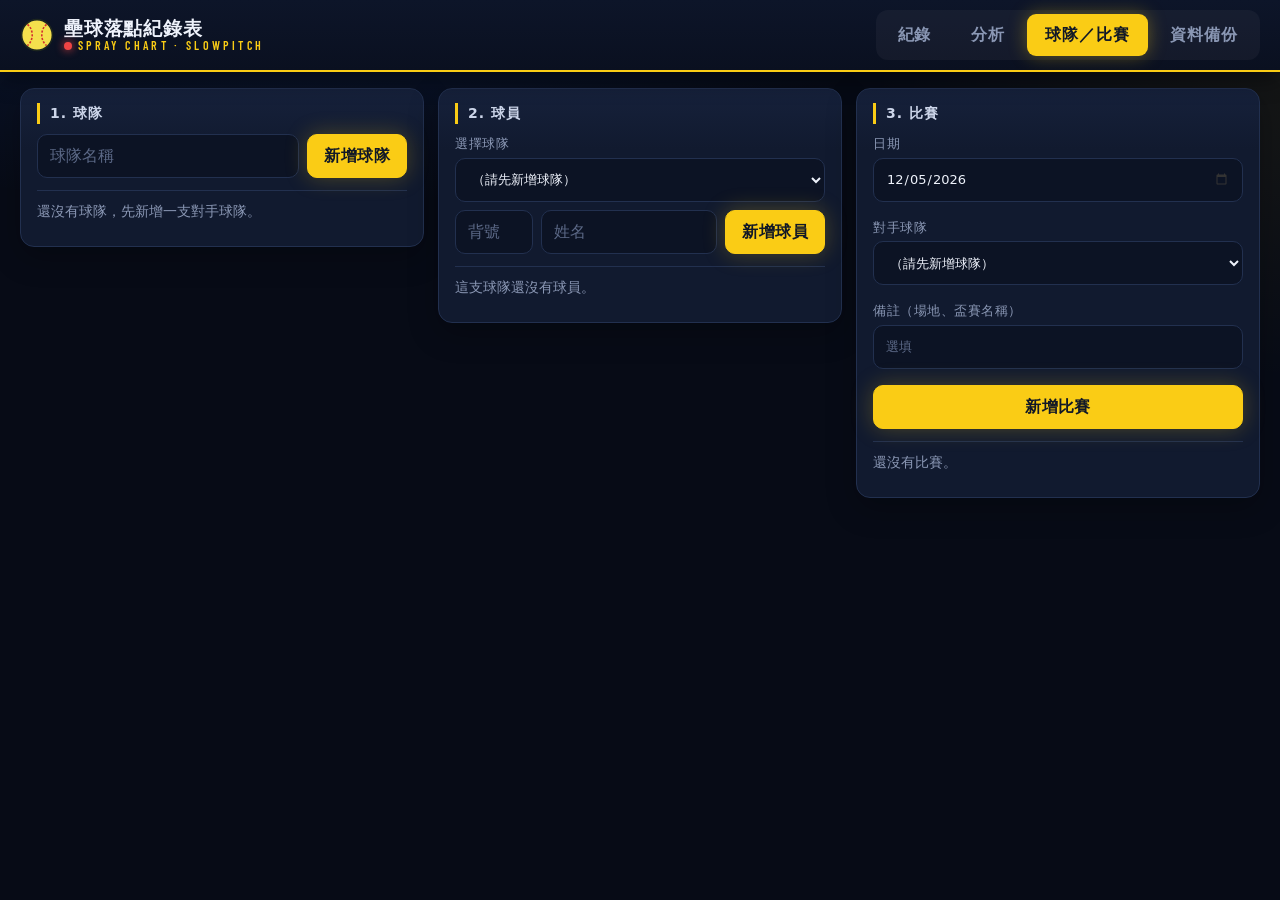
<file: index.html>
<!DOCTYPE html>
<html lang="zh-Hant">
<head>
  <meta charset="UTF-8">
  <meta name="viewport" content="width=device-width, initial-scale=1">
  <title>壘球落點紀錄表</title>
  <link rel="icon" href="images/icon.svg" type="image/svg+xml">
  <link rel="preconnect" href="https://fonts.googleapis.com">
  <link rel="preconnect" href="https://fonts.gstatic.com" crossorigin>
  <link rel="stylesheet" href="https://fonts.googleapis.com/css2?family=Barlow+Condensed:wght@600;700&display=swap">
  <link rel="stylesheet" href="style.css">
</head>
<body>
  <header class="topbar">
    <div class="brand">
      <img src="images/icon.svg" alt="" width="34" height="34">
      <span class="brand-text">
        <b>壘球落點紀錄表</b>
        <small><span class="live-dot"></span>SPRAY CHART · SLOWPITCH</small>
      </span>
    </div>
    <nav class="tabs" role="tablist">
      <button class="tab-btn" data-tab="record" role="tab">紀錄</button>
      <button class="tab-btn" data-tab="analysis" role="tab">分析</button>
      <button class="tab-btn" data-tab="manage" role="tab">球隊／比賽</button>
      <button class="tab-btn" data-tab="data" role="tab">資料備份</button>
    </nav>
  </header>

  <main>
    <!-- ===== 紀錄 ===== -->
    <section id="tab-record" class="tab-panel">
      <div class="two-col">
        <div class="card field-card">
          <div id="stepHint" class="step-hint"></div>
          <svg id="recordField" class="field" aria-label="球場，點選紀錄落點"></svg>
          <div class="legend" id="recordLegend"></div>
        </div>

        <div class="panel">
          <div class="card">
            <label class="card-title" for="gameSelect">目前比賽</label>
            <select id="gameSelect"></select>
            <p id="noGameHint" class="hint" hidden>
              還沒有比賽。請先到「球隊／比賽」建立對手球隊、球員與比賽。
              <button class="link-btn" data-goto="manage">前往設定 →</button>
            </p>
          </div>

          <div class="card">
            <div class="card-title">
              ① 打者
              <button id="quickAddToggle" class="link-btn" type="button">＋ 臨時新增打者</button>
            </div>
            <form id="quickAddForm" class="inline-form" hidden>
              <input id="qaNumber" class="num-input" placeholder="背號" inputmode="numeric" maxlength="4">
              <input id="qaName" placeholder="姓名">
              <button class="btn" type="submit">加入</button>
            </form>
            <div id="batterGrid" class="batter-grid"></div>
          </div>

          <div class="card">
            <div class="card-title">③ 擊球類型</div>
            <div id="typeBtns" class="chip-row"></div>
            <div class="card-title">④ 擊球結果</div>
            <div id="resultBtns" class="chip-row"></div>
            <button id="saveBtn" class="btn btn-primary btn-big" disabled>儲存這一球</button>
          </div>

          <div class="card">
            <div class="card-title">沒有落點的打席（點一下就記錄）</div>
            <div id="quickBtns" class="chip-row"></div>
          </div>

          <div class="card">
            <div class="card-title">
              本場最近紀錄
              <button id="undoBtn" class="btn btn-ghost" type="button">↶ 復原上一筆</button>
            </div>
            <ol id="recentList" class="recent-list"></ol>
          </div>
        </div>
      </div>
    </section>

    <!-- ===== 分析 ===== -->
    <section id="tab-analysis" class="tab-panel" hidden>
      <div class="card filter-bar">
        <label>球隊 <select id="anTeam"></select></label>
        <label>打者 <select id="anPlayer"></select></label>
        <label>比賽 <select id="anGame"></select></label>
      </div>
      <div class="two-col">
        <div class="card field-card">
          <div class="layer-toggles">
            <label><input type="checkbox" id="lyPts" checked> 落點散佈</label>
            <label><input type="checkbox" id="lyHeat"> 區域熱區</label>
            <label><input type="checkbox" id="lyDef" checked> 建議守備</label>
          </div>
          <svg id="analysisField" class="field" aria-label="落點分析球場"></svg>
          <div class="legend" id="analysisLegend"></div>
        </div>

        <div class="panel">
          <div class="card">
            <div class="card-title" id="anTitle">統計</div>
            <div id="statTiles" class="stat-tiles"></div>
            <div id="insight" class="insight"></div>
          </div>
          <div class="card">
            <div class="card-title">擊球類型（有落點的球）</div>
            <div id="typeBars" class="bars"></div>
            <div class="card-title">擊球方向（從本壘看）</div>
            <div id="dirBars" class="bars"></div>
          </div>
          <div class="card" id="playerTableCard">
            <div class="card-title">全隊打者一覽（點一列看個人）</div>
            <div class="table-wrap"><table id="playerTable" class="data-table"></table></div>
          </div>
        </div>
      </div>
    </section>

    <!-- ===== 球隊／比賽 ===== -->
    <section id="tab-manage" class="tab-panel" hidden>
      <div class="manage-grid">
        <div class="card">
          <div class="card-title">1. 球隊</div>
          <form id="teamForm" class="inline-form">
            <input id="teamName" placeholder="球隊名稱" required>
            <button class="btn btn-primary" type="submit">新增球隊</button>
          </form>
          <ul id="teamList" class="item-list"></ul>
        </div>

        <div class="card">
          <div class="card-title">2. 球員</div>
          <label class="sub-label">選擇球隊 <select id="mpTeam"></select></label>
          <form id="playerForm" class="inline-form">
            <input id="playerNumber" class="num-input" placeholder="背號" inputmode="numeric" maxlength="4" required>
            <input id="playerName" placeholder="姓名" required>
            <button class="btn btn-primary" type="submit">新增球員</button>
          </form>
          <ul id="playerList" class="item-list"></ul>
        </div>

        <div class="card">
          <div class="card-title">3. 比賽</div>
          <form id="gameForm" class="stack-form">
            <label class="sub-label">日期 <input type="date" id="gameDate" required></label>
            <label class="sub-label">對手球隊 <select id="gameTeam" required></select></label>
            <label class="sub-label">備註（場地、盃賽名稱） <input id="gameNote" placeholder="選填"></label>
            <button class="btn btn-primary" type="submit">新增比賽</button>
          </form>
          <ul id="gameList" class="item-list"></ul>
        </div>
      </div>
    </section>

    <!-- ===== 資料備份 ===== -->
    <section id="tab-data" class="tab-panel" hidden>
      <div class="manage-grid">
        <div class="card">
          <div class="card-title">目前資料</div>
          <div id="dataSummary" class="stat-tiles"></div>
          <p class="hint">資料只存在「這台裝置的這個瀏覽器」裡。清除瀏覽器資料或換裝置就會不見，請每場比賽後匯出備份。</p>
        </div>
        <div class="card">
          <div class="card-title">匯出</div>
          <button id="exportJson" class="btn btn-primary btn-big">匯出完整備份（JSON）</button>
          <p class="hint">可在其他裝置用「匯入」還原全部資料。</p>
          <button id="exportCsv" class="btn btn-big">匯出紀錄明細（CSV，可用 Excel 開啟）</button>
        </div>
        <div class="card">
          <div class="card-title">匯入／其他</div>
          <label class="btn btn-big file-btn">
            匯入備份（JSON）
            <input type="file" id="importFile" accept=".json,application/json" hidden>
          </label>
          <p class="hint">匯入會<b>取代</b>目前所有資料。</p>
          <button id="demoBtn" class="btn btn-big">載入示範資料（先試玩看看）</button>
          <button id="clearBtn" class="btn btn-big btn-danger">清除全部資料</button>
        </div>
      </div>
    </section>
  </main>

  <div id="toast" class="toast" role="status" aria-live="polite"></div>

  <script src="app.js"></script>
</body>
</html>
</file>
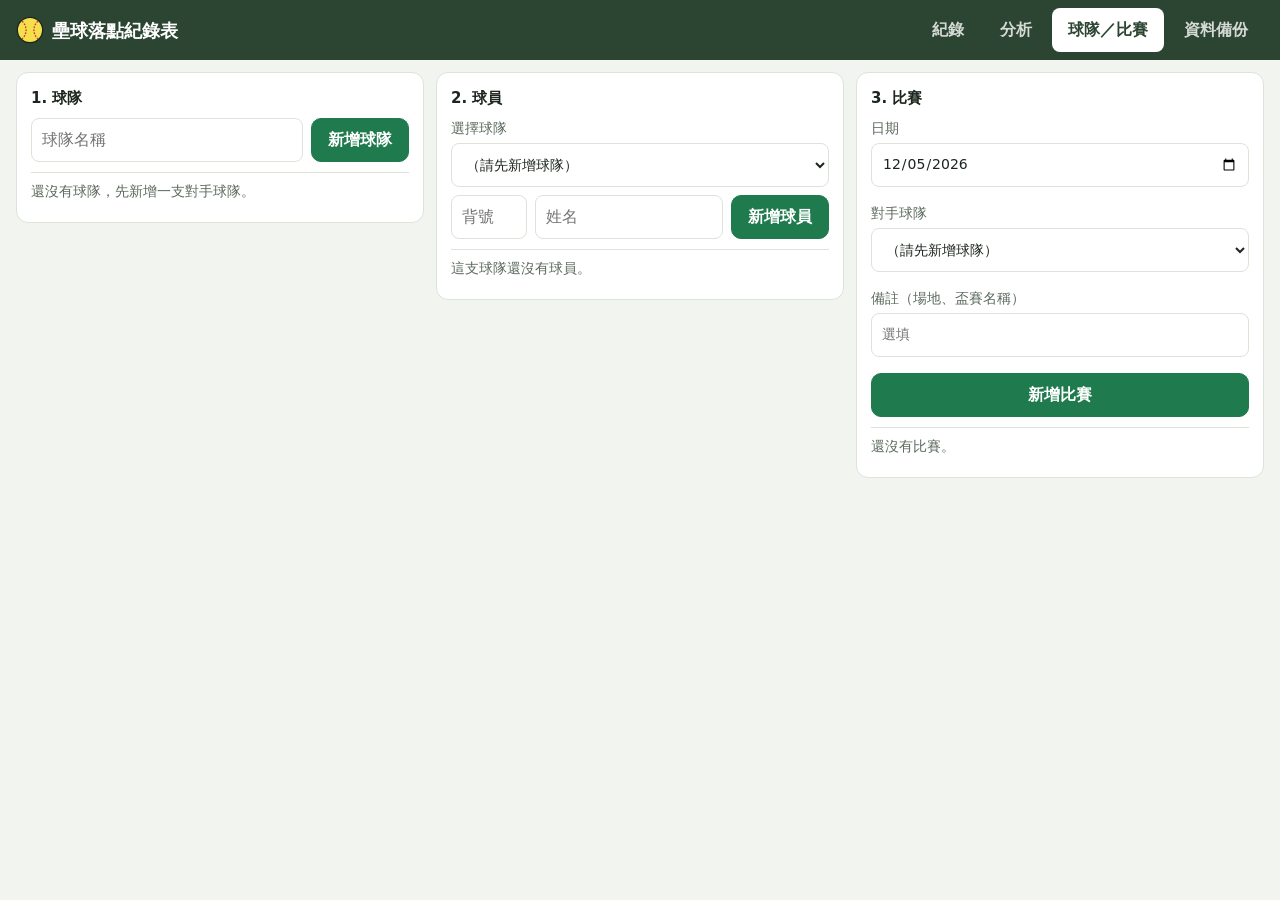
<file: softball-tracker/index.html>
<!DOCTYPE html>
<html lang="zh-Hant">
<head>
  <meta charset="UTF-8">
  <meta name="viewport" content="width=device-width, initial-scale=1">
  <title>壘球落點紀錄表</title>
  <link rel="icon" href="images/icon.svg" type="image/svg+xml">
  <link rel="stylesheet" href="style.css">
</head>
<body>
  <header class="topbar">
    <div class="brand">
      <img src="images/icon.svg" alt="" width="28" height="28">
      <span>壘球落點紀錄表</span>
    </div>
    <nav class="tabs" role="tablist">
      <button class="tab-btn" data-tab="record" role="tab">紀錄</button>
      <button class="tab-btn" data-tab="analysis" role="tab">分析</button>
      <button class="tab-btn" data-tab="manage" role="tab">球隊／比賽</button>
      <button class="tab-btn" data-tab="data" role="tab">資料備份</button>
    </nav>
  </header>

  <main>
    <!-- ===== 紀錄 ===== -->
    <section id="tab-record" class="tab-panel">
      <div class="two-col">
        <div class="card field-card">
          <div id="stepHint" class="step-hint"></div>
          <svg id="recordField" class="field" aria-label="球場，點選紀錄落點"></svg>
          <div class="legend" id="recordLegend"></div>
        </div>

        <div class="panel">
          <div class="card">
            <label class="card-title" for="gameSelect">目前比賽</label>
            <select id="gameSelect"></select>
            <p id="noGameHint" class="hint" hidden>
              還沒有比賽。請先到「球隊／比賽」建立對手球隊、球員與比賽。
              <button class="link-btn" data-goto="manage">前往設定 →</button>
            </p>
          </div>

          <div class="card">
            <div class="card-title">
              ① 打者
              <button id="quickAddToggle" class="link-btn" type="button">＋ 臨時新增打者</button>
            </div>
            <form id="quickAddForm" class="inline-form" hidden>
              <input id="qaNumber" class="num-input" placeholder="背號" inputmode="numeric" maxlength="4">
              <input id="qaName" placeholder="姓名">
              <button class="btn" type="submit">加入</button>
            </form>
            <div id="batterGrid" class="batter-grid"></div>
          </div>

          <div class="card">
            <div class="card-title">③ 擊球類型</div>
            <div id="typeBtns" class="chip-row"></div>
            <div class="card-title">④ 擊球結果</div>
            <div id="resultBtns" class="chip-row"></div>
            <button id="saveBtn" class="btn btn-primary btn-big" disabled>儲存這一球</button>
          </div>

          <div class="card">
            <div class="card-title">沒有落點的打席（點一下就記錄）</div>
            <div id="quickBtns" class="chip-row"></div>
          </div>

          <div class="card">
            <div class="card-title">
              本場最近紀錄
              <button id="undoBtn" class="btn btn-ghost" type="button">↶ 復原上一筆</button>
            </div>
            <ol id="recentList" class="recent-list"></ol>
          </div>
        </div>
      </div>
    </section>

    <!-- ===== 分析 ===== -->
    <section id="tab-analysis" class="tab-panel" hidden>
      <div class="card filter-bar">
        <label>球隊 <select id="anTeam"></select></label>
        <label>打者 <select id="anPlayer"></select></label>
        <label>比賽 <select id="anGame"></select></label>
      </div>
      <div class="two-col">
        <div class="card field-card">
          <div class="layer-toggles">
            <label><input type="checkbox" id="lyPts" checked> 落點散佈</label>
            <label><input type="checkbox" id="lyHeat"> 區域熱區</label>
            <label><input type="checkbox" id="lyDef" checked> 建議守備</label>
          </div>
          <svg id="analysisField" class="field" aria-label="落點分析球場"></svg>
          <div class="legend" id="analysisLegend"></div>
        </div>

        <div class="panel">
          <div class="card">
            <div class="card-title" id="anTitle">統計</div>
            <div id="statTiles" class="stat-tiles"></div>
            <div id="insight" class="insight"></div>
          </div>
          <div class="card">
            <div class="card-title">擊球類型（有落點的球）</div>
            <div id="typeBars" class="bars"></div>
            <div class="card-title">擊球方向（從本壘看）</div>
            <div id="dirBars" class="bars"></div>
          </div>
          <div class="card" id="playerTableCard">
            <div class="card-title">全隊打者一覽（點一列看個人）</div>
            <div class="table-wrap"><table id="playerTable" class="data-table"></table></div>
          </div>
        </div>
      </div>
    </section>

    <!-- ===== 球隊／比賽 ===== -->
    <section id="tab-manage" class="tab-panel" hidden>
      <div class="manage-grid">
        <div class="card">
          <div class="card-title">1. 球隊</div>
          <form id="teamForm" class="inline-form">
            <input id="teamName" placeholder="球隊名稱" required>
            <button class="btn btn-primary" type="submit">新增球隊</button>
          </form>
          <ul id="teamList" class="item-list"></ul>
        </div>

        <div class="card">
          <div class="card-title">2. 球員</div>
          <label class="sub-label">選擇球隊 <select id="mpTeam"></select></label>
          <form id="playerForm" class="inline-form">
            <input id="playerNumber" class="num-input" placeholder="背號" inputmode="numeric" maxlength="4" required>
            <input id="playerName" placeholder="姓名" required>
            <button class="btn btn-primary" type="submit">新增球員</button>
          </form>
          <ul id="playerList" class="item-list"></ul>
        </div>

        <div class="card">
          <div class="card-title">3. 比賽</div>
          <form id="gameForm" class="stack-form">
            <label class="sub-label">日期 <input type="date" id="gameDate" required></label>
            <label class="sub-label">對手球隊 <select id="gameTeam" required></select></label>
            <label class="sub-label">備註（場地、盃賽名稱） <input id="gameNote" placeholder="選填"></label>
            <button class="btn btn-primary" type="submit">新增比賽</button>
          </form>
          <ul id="gameList" class="item-list"></ul>
        </div>
      </div>
    </section>

    <!-- ===== 資料備份 ===== -->
    <section id="tab-data" class="tab-panel" hidden>
      <div class="manage-grid">
        <div class="card">
          <div class="card-title">目前資料</div>
          <div id="dataSummary" class="stat-tiles"></div>
          <p class="hint">資料只存在「這台裝置的這個瀏覽器」裡。清除瀏覽器資料或換裝置就會不見，請每場比賽後匯出備份。</p>
        </div>
        <div class="card">
          <div class="card-title">匯出</div>
          <button id="exportJson" class="btn btn-primary btn-big">匯出完整備份（JSON）</button>
          <p class="hint">可在其他裝置用「匯入」還原全部資料。</p>
          <button id="exportCsv" class="btn btn-big">匯出紀錄明細（CSV，可用 Excel 開啟）</button>
        </div>
        <div class="card">
          <div class="card-title">匯入／其他</div>
          <label class="btn btn-big file-btn">
            匯入備份（JSON）
            <input type="file" id="importFile" accept=".json,application/json" hidden>
          </label>
          <p class="hint">匯入會<b>取代</b>目前所有資料。</p>
          <button id="demoBtn" class="btn btn-big">載入示範資料（先試玩看看）</button>
          <button id="clearBtn" class="btn btn-big btn-danger">清除全部資料</button>
        </div>
      </div>
    </section>
  </main>

  <div id="toast" class="toast" role="status" aria-live="polite"></div>

  <script src="app.js"></script>
</body>
</html>
</file>
<file: style.css>
/* ===== 基本設定：運動轉播風 ===== */
:root {
  color-scheme: dark;
  --bg: #070b16;
  --bg2: #0c1324;
  --card: #111a2f;
  --card-hi: #16213b;
  --ink: #eef2fb;
  --muted: #8a97b4;
  --line: #22304f;
  --accent: #facc15;        /* 螢光黃 */
  --accent-ink: #111827;
  --accent-soft: rgba(250, 204, 21, .12);
  --hit: #22c55e;
  --out: #ef4444;
  --danger: #f87171;
  --radius: 14px;
  --num: "Barlow Condensed", "Oswald", "Arial Narrow", "Noto Sans TC", "Microsoft JhengHei", sans-serif;
}

* { box-sizing: border-box; }
[hidden] { display: none !important; }
html, body { margin: 0; }

body {
  min-height: 100vh;
  background:
    radial-gradient(1200px 500px at 20% -10%, rgba(37, 99, 235, .18), transparent 60%),
    radial-gradient(900px 500px at 110% 10%, rgba(250, 204, 21, .07), transparent 60%),
    var(--bg);
  color: var(--ink);
  font-family: "Noto Sans TC", "Microsoft JhengHei", "PingFang TC", system-ui, sans-serif;
  font-size: 16px;
  line-height: 1.5;
}

button, select, input { font: inherit; color: inherit; }
button, .field { touch-action: manipulation; }

/* ===== 頂部列 ===== */
.topbar {
  position: sticky;
  top: 0;
  z-index: 10;
  display: flex;
  align-items: center;
  justify-content: space-between;
  gap: 12px;
  flex-wrap: wrap;
  padding: 10px 20px;
  background: linear-gradient(180deg, #0d1529, #0a1020);
  border-bottom: 2px solid var(--accent);
  box-shadow: 0 6px 24px rgba(0, 0, 0, .45);
}
.brand { display: flex; align-items: center; gap: 10px; }
.brand-text { display: flex; flex-direction: column; line-height: 1.1; }
.brand-text b { font-size: 19px; letter-spacing: .04em; }
.brand-text small {
  font-family: var(--num);
  font-size: 12px;
  font-weight: 600;
  letter-spacing: .28em;
  color: var(--accent);
}
.live-dot {
  display: inline-block;
  width: 8px;
  height: 8px;
  margin-right: 6px;
  border-radius: 50%;
  background: var(--out);
  box-shadow: 0 0 8px var(--out);
  animation: blink 1.6s ease-in-out infinite;
}
@keyframes blink { 50% { opacity: .3; } }

.tabs { display: flex; gap: 4px; flex-wrap: wrap; padding: 4px; border-radius: 12px; background: rgba(255, 255, 255, .04); }
.tab-btn {
  min-height: 42px;
  padding: 6px 18px;
  border: 0;
  border-radius: 9px;
  background: transparent;
  color: var(--muted);
  font-weight: 700;
  letter-spacing: .06em;
  cursor: pointer;
  transition: background .15s, color .15s;
}
.tab-btn:hover { color: var(--ink); }
.tab-btn[aria-selected="true"] { background: var(--accent); color: var(--accent-ink); box-shadow: 0 0 18px rgba(250, 204, 21, .35); }

main { padding: 16px 20px 48px; max-width: 1440px; margin: 0 auto; }

/* ===== 版面 ===== */
.two-col {
  display: grid;
  grid-template-columns: minmax(0, 1.3fr) minmax(330px, 1fr);
  gap: 14px;
  align-items: start;
}
.panel { display: flex; flex-direction: column; gap: 14px; min-width: 0; }
.manage-grid {
  display: grid;
  grid-template-columns: repeat(auto-fit, minmax(300px, 1fr));
  gap: 14px;
  align-items: start;
}
@media (max-width: 860px) {
  .two-col { grid-template-columns: 1fr; }
  main { padding: 12px 16px 40px; }
}

.card {
  position: relative;
  background: linear-gradient(180deg, var(--card-hi), var(--card) 60px);
  border: 1px solid var(--line);
  border-radius: var(--radius);
  padding: 14px 16px;
  min-width: 0;
  box-shadow: 0 10px 30px rgba(0, 0, 0, .25);
}
.card-title {
  display: flex;
  align-items: center;
  justify-content: space-between;
  gap: 8px;
  margin: 0 0 10px;
  padding-left: 10px;
  border-left: 3px solid var(--accent);
  font-weight: 700;
  font-size: 14px;
  letter-spacing: .08em;
  color: #cdd6ea;
}
.card-title + .card-title, .chip-row + .card-title, .bars + .card-title { margin-top: 18px; }

.field-card { position: sticky; top: 84px; padding: 12px; }
@media (max-width: 860px) { .field-card { position: static; } }

.field {
  display: block;
  width: 100%;
  height: auto;
  max-height: calc(100vh - 200px);
  border-radius: 10px;
  user-select: none;
  -webkit-user-select: none;
}
#recordField { cursor: crosshair; }

/* 下方字幕條風格的步驟提示 */
.step-hint {
  display: flex;
  align-items: center;
  gap: 10px;
  margin-bottom: 10px;
  padding: 10px 14px;
  border-radius: 10px;
  background: linear-gradient(90deg, rgba(250, 204, 21, .16), rgba(250, 204, 21, .02));
  border-left: 4px solid var(--accent);
  font-weight: 700;
  letter-spacing: .03em;
}
.step-hint::before {
  content: "NOW";
  padding: 2px 8px;
  border-radius: 4px;
  background: var(--accent);
  color: var(--accent-ink);
  font-family: var(--num);
  font-size: 13px;
  letter-spacing: .12em;
}
.step-hint.ready { background: var(--accent); color: var(--accent-ink); box-shadow: 0 0 24px rgba(250, 204, 21, .35); }
.step-hint.ready::before { content: "GO"; background: var(--accent-ink); color: var(--accent); }

/* ===== 按鈕 ===== */
.btn {
  min-height: 44px;
  padding: 8px 16px;
  border: 1px solid var(--line);
  border-radius: 10px;
  background: var(--bg2);
  font-weight: 700;
  letter-spacing: .03em;
  cursor: pointer;
  transition: border-color .15s, background .15s;
}
.btn:hover { border-color: #3a4c75; }
.btn:active { transform: scale(.98); }
.btn-primary { background: var(--accent); border-color: var(--accent); color: var(--accent-ink); }
.btn-primary:hover { border-color: #fde047; background: #fde047; }
.btn-danger { color: var(--danger); border-color: rgba(248, 113, 113, .4); }
.btn-ghost { min-height: 36px; padding: 4px 12px; font-size: 13px; letter-spacing: .03em; }
.btn-big { width: 100%; min-height: 56px; margin-top: 12px; font-size: 17px; letter-spacing: .08em; }
.btn:disabled { opacity: .35; cursor: not-allowed; transform: none; }
.btn-primary:not(:disabled) { box-shadow: 0 0 22px rgba(250, 204, 21, .25); }
.btn-sm { min-height: 36px; padding: 4px 12px; font-size: 14px; }

.link-btn {
  border: 0;
  background: none;
  padding: 4px 2px;
  color: var(--accent);
  font-weight: 700;
  font-size: 13px;
  letter-spacing: .03em;
  cursor: pointer;
}

.chip-row { display: flex; flex-wrap: wrap; gap: 8px; }
.chip {
  min-height: 50px;
  min-width: 88px;
  padding: 6px 14px;
  border: 1px solid var(--line);
  border-radius: 10px;
  background: var(--bg2);
  font-weight: 700;
  cursor: pointer;
  transition: border-color .15s, background .15s, box-shadow .15s;
}
.chip:hover { border-color: #3a4c75; }
.chip .dot {
  display: inline-block;
  width: 12px;
  height: 12px;
  margin-right: 7px;
  border-radius: 50%;
  vertical-align: -1px;
  box-shadow: 0 0 8px currentColor;
}
.chip.kind-hit { border-left: 4px solid var(--hit); }
.chip.kind-out { border-left: 4px solid var(--out); }
.chip.kind-other { border-left: 4px solid #64748b; }
.chip.quick { border-style: dashed; }
.chip.selected {
  border-color: var(--accent);
  background: var(--accent-soft);
  color: var(--accent);
  box-shadow: 0 0 0 1px var(--accent), 0 0 18px rgba(250, 204, 21, .25);
}

/* 打者按鈕：球衣背號風 */
.batter-grid {
  display: grid;
  grid-template-columns: repeat(auto-fill, minmax(86px, 1fr));
  gap: 8px;
}
.batter-btn {
  min-height: 66px;
  padding: 6px 4px;
  border: 1px solid var(--line);
  border-radius: 12px;
  background: linear-gradient(180deg, #1a2643, var(--bg2));
  cursor: pointer;
  line-height: 1.1;
  transition: border-color .15s, transform .1s;
}
.batter-btn:hover { border-color: #3a4c75; }
.batter-btn b { display: block; font-family: var(--num); font-size: 28px; font-weight: 700; }
.batter-btn span { font-size: 12px; color: var(--muted); }
.batter-btn.selected { border-color: var(--accent); background: var(--accent); color: var(--accent-ink); box-shadow: 0 0 20px rgba(250, 204, 21, .35); }
.batter-btn.selected span { color: rgba(17, 24, 39, .75); }

/* ===== 表單 ===== */
select, input {
  width: 100%;
  min-height: 44px;
  padding: 6px 12px;
  border: 1px solid var(--line);
  border-radius: 10px;
  background: var(--bg2);
}
select:focus, input:focus { outline: 2px solid var(--accent); outline-offset: 1px; border-color: transparent; }
input::placeholder { color: #5b6886; }
input[type="date"]::-webkit-calendar-picker-indicator { filter: invert(.8); }
.inline-form { display: flex; gap: 8px; margin-bottom: 12px; }
.inline-form input { flex: 1; min-width: 0; }
.inline-form .num-input { flex: 0 0 78px; }
.stack-form { display: flex; flex-direction: column; gap: 8px; margin-bottom: 12px; }
.sub-label { display: block; font-size: 13px; color: var(--muted); margin-bottom: 8px; letter-spacing: .04em; }
.sub-label select, .sub-label input { margin-top: 4px; color: var(--ink); }

.hint { font-size: 14px; color: var(--muted); margin: 8px 0 0; }

.item-list { list-style: none; padding: 0; margin: 0; }
.item-list li {
  display: flex;
  align-items: center;
  gap: 8px;
  padding: 10px 0;
  border-top: 1px solid var(--line);
}
.item-list li .grow { flex: 1; min-width: 0; }
.item-list li b { font-family: var(--num); font-size: 18px; color: var(--accent); }
.item-list li small { color: var(--muted); margin-left: 4px; }
.item-list .empty { color: var(--muted); font-size: 14px; }

.recent-list { margin: 0; padding-left: 0; list-style: none; font-size: 15px; }
.recent-list li { padding: 8px 0 8px 10px; border-top: 1px solid var(--line); }
.recent-list li:first-child { border-left: 3px solid var(--accent); background: var(--accent-soft); border-radius: 0 8px 8px 0; font-weight: 700; }
.recent-list .muted { color: var(--muted); }

/* ===== 分析 ===== */
.filter-bar { display: flex; gap: 12px; flex-wrap: wrap; margin-bottom: 14px; }
.filter-bar label { flex: 1 1 180px; font-size: 13px; color: var(--muted); letter-spacing: .06em; }
.filter-bar select { margin-top: 4px; color: var(--ink); }

.layer-toggles { display: flex; gap: 8px; flex-wrap: wrap; margin-bottom: 10px; }
.layer-toggles label {
  display: flex;
  align-items: center;
  gap: 8px;
  min-height: 38px;
  padding: 4px 12px;
  border: 1px solid var(--line);
  border-radius: 999px;
  background: var(--bg2);
  font-size: 14px;
  font-weight: 700;
  cursor: pointer;
}
.layer-toggles label:has(input:checked) { border-color: var(--accent); color: var(--accent); }
.layer-toggles input { width: 18px; height: 18px; min-height: 0; margin: 0; accent-color: var(--accent); }

.legend { display: flex; flex-wrap: wrap; gap: 4px 14px; margin-top: 10px; font-size: 12px; color: var(--muted); }
.legend i { display: inline-block; width: 10px; height: 10px; border-radius: 50%; margin-right: 5px; vertical-align: 0; }

/* 轉播式大數字 */
.stat-tiles { display: grid; grid-template-columns: repeat(4, minmax(0, 1fr)); gap: 8px; }
@media (max-width: 420px) { .stat-tiles { grid-template-columns: repeat(2, minmax(0, 1fr)); } }
.tile {
  padding: 10px 6px 8px;
  border: 1px solid var(--line);
  border-radius: 10px;
  background: linear-gradient(180deg, #0f1830, #0a1122);
  text-align: center;
}
.tile b {
  display: block;
  font-family: var(--num);
  font-size: 34px;
  font-weight: 700;
  line-height: 1;
  color: var(--accent);
  font-variant-numeric: tabular-nums;
  text-shadow: 0 0 18px rgba(250, 204, 21, .3);
}
.tile span { display: block; margin-top: 4px; font-size: 12px; color: var(--muted); letter-spacing: .1em; }
.tile.key { background: linear-gradient(180deg, rgba(250, 204, 21, .18), rgba(250, 204, 21, .04)); border-color: rgba(250, 204, 21, .45); }

.insight {
  margin-top: 12px;
  padding: 12px 14px;
  border-left: 4px solid var(--accent);
  border-radius: 8px;
  background: linear-gradient(90deg, rgba(250, 204, 21, .12), transparent);
  font-size: 15px;
}
.insight b { color: var(--accent); }
.insight:empty { display: none; }

.bars { display: flex; flex-direction: column; gap: 8px; }
.bar-row { display: grid; grid-template-columns: 74px 1fr 72px; align-items: center; gap: 10px; font-size: 14px; }
.bar-track { height: 12px; border-radius: 6px; background: #0a1122; border: 1px solid var(--line); overflow: hidden; }
.bar-fill { height: 100%; border-radius: 6px; box-shadow: 0 0 10px currentColor; }
.bar-row .num { text-align: right; font-family: var(--num); font-size: 16px; font-weight: 600; font-variant-numeric: tabular-nums; color: var(--ink); }

.table-wrap { overflow-x: auto; }
.data-table { width: 100%; border-collapse: collapse; font-size: 14px; }
.data-table th, .data-table td { padding: 10px 8px; border-top: 1px solid var(--line); text-align: left; white-space: nowrap; }
.data-table th { color: var(--muted); font-size: 12px; font-weight: 700; letter-spacing: .1em; border-top: 0; }
.data-table td:first-child { font-family: var(--num); font-size: 18px; font-weight: 700; color: var(--accent); }
.data-table td.n { text-align: right; font-family: var(--num); font-size: 17px; font-variant-numeric: tabular-nums; }
.data-table tbody tr { cursor: pointer; transition: background .12s; }
.data-table tbody tr:hover { background: var(--accent-soft); }

.file-btn { display: flex; align-items: center; justify-content: center; }

/* ===== 球場 SVG ===== */
.f-out { fill: #08101f; }
.f-dirt { fill: #8b6239; }
.f-line { stroke: #ffffff; stroke-width: 2; }
.f-ring { fill: none; stroke: rgba(255, 255, 255, .22); stroke-width: 1.2; stroke-dasharray: 4 5; }
.f-fence { fill: none; stroke: var(--accent); stroke-width: 4; filter: drop-shadow(0 0 6px rgba(250, 204, 21, .7)); }
.f-label { fill: rgba(255, 255, 255, .7); font-size: 11px; text-anchor: middle; font-family: var(--num); letter-spacing: .05em; }
.f-basepath { fill: none; stroke: rgba(255, 255, 255, .7); stroke-width: 1.5; }
.f-base { fill: #fff; }

.pt { stroke-width: 2.5; }
.pt-faded { opacity: .45; }
.pending-ring { fill: none; stroke: var(--accent); stroke-width: 3; animation: pulse 1.2s ease-out infinite; }
.pending-dot { fill: var(--accent); stroke: #111827; stroke-width: 2; }
@keyframes pulse { from { r: 9; opacity: 1; } to { r: 24; opacity: 0; } }

.zone { stroke: rgba(255, 255, 255, .35); stroke-width: 1; }
.zone-label { fill: #fff; font-family: var(--num); font-size: 17px; font-weight: 700; text-anchor: middle; paint-order: stroke; stroke: rgba(0, 0, 0, .7); stroke-width: 3px; }
.zone-sub { font-size: 11px; font-weight: 400; }

.def-old { fill: none; stroke: rgba(255, 255, 255, .7); stroke-width: 1.5; stroke-dasharray: 3 3; }
.def-move { stroke: #fff; stroke-width: 2; stroke-dasharray: 2 3; }
.def-pos { fill: #2563eb; stroke: #fff; stroke-width: 2; filter: drop-shadow(0 0 5px rgba(37, 99, 235, .9)); }
.def-fixed { fill: #475569; stroke: #fff; stroke-width: 2; }
.def-text { fill: #fff; font-size: 11px; font-weight: 700; text-anchor: middle; dominant-baseline: central; pointer-events: none; }

/* ===== 提示訊息 ===== */
.toast {
  position: fixed;
  left: 50%;
  bottom: 24px;
  z-index: 50;
  max-width: calc(100% - 32px);
  padding: 12px 22px;
  border-radius: 999px;
  background: var(--accent);
  color: var(--accent-ink);
  font-weight: 800;
  box-shadow: 0 10px 30px rgba(0, 0, 0, .5), 0 0 24px rgba(250, 204, 21, .35);
  transform: translate(-50%, 20px);
  opacity: 0;
  pointer-events: none;
  transition: opacity .2s, transform .2s;
}
.toast.show { opacity: 1; transform: translate(-50%, 0); }
</file>
<file: softball-tracker/style.css>
/* ===== 基本設定 ===== */
:root {
  --bg: #f2f4ef;
  --card: #ffffff;
  --ink: #1d261e;
  --muted: #5d6a5e;
  --line: #dde3d9;
  --accent: #1f7a4d;
  --accent-soft: #e2f1e8;
  --danger: #c0392b;
  --grass: #4c9657;
  --dirt: #c79a65;
  --out: #2c4532;
  --radius: 12px;
}

* { box-sizing: border-box; }
[hidden] { display: none !important; }

html, body { margin: 0; }

body {
  background: var(--bg);
  color: var(--ink);
  font-family: "Noto Sans TC", "Microsoft JhengHei", "PingFang TC", system-ui, sans-serif;
  font-size: 16px;
  line-height: 1.5;
}

button, select, input { font: inherit; color: inherit; }
button, .field { touch-action: manipulation; }

/* ===== 頂部列 ===== */
.topbar {
  position: sticky;
  top: 0;
  z-index: 10;
  display: flex;
  align-items: center;
  justify-content: space-between;
  gap: 12px;
  flex-wrap: wrap;
  padding: 8px 16px;
  background: var(--out);
  color: #fff;
}
.brand { display: flex; align-items: center; gap: 8px; font-weight: 700; font-size: 18px; }
.tabs { display: flex; gap: 4px; flex-wrap: wrap; }
.tab-btn {
  min-height: 44px;
  padding: 6px 16px;
  border: 0;
  border-radius: 8px;
  background: transparent;
  color: rgba(255, 255, 255, .8);
  font-weight: 600;
  cursor: pointer;
}
.tab-btn[aria-selected="true"] { background: #fff; color: var(--out); }

main { padding: 12px 16px 40px; max-width: 1400px; margin: 0 auto; }

/* ===== 版面 ===== */
.two-col {
  display: grid;
  grid-template-columns: minmax(0, 1.25fr) minmax(320px, 1fr);
  gap: 12px;
  align-items: start;
}
.panel { display: flex; flex-direction: column; gap: 12px; min-width: 0; }
.manage-grid {
  display: grid;
  grid-template-columns: repeat(auto-fit, minmax(300px, 1fr));
  gap: 12px;
  align-items: start;
}

@media (max-width: 860px) {
  .two-col { grid-template-columns: 1fr; }
}

.card {
  background: var(--card);
  border: 1px solid var(--line);
  border-radius: var(--radius);
  padding: 12px 14px;
  min-width: 0;
}
.card-title {
  display: flex;
  align-items: center;
  justify-content: space-between;
  gap: 8px;
  margin: 2px 0 8px;
  font-weight: 700;
  font-size: 15px;
}
.card-title + .card-title, .chip-row + .card-title { margin-top: 14px; }

/* 球場卡片在平板橫向時固定在畫面上 */
.field-card { position: sticky; top: 72px; }
@media (max-width: 860px) { .field-card { position: static; } }

.field {
  display: block;
  width: 100%;
  height: auto;
  max-height: calc(100vh - 190px);
  border-radius: 8px;
  user-select: none;
  -webkit-user-select: none;
}
#recordField { cursor: crosshair; }

.step-hint {
  margin-bottom: 8px;
  padding: 8px 12px;
  border-radius: 8px;
  background: var(--accent-soft);
  color: var(--accent);
  font-weight: 700;
}
.step-hint.ready { background: var(--accent); color: #fff; }

/* ===== 按鈕 ===== */
.btn {
  min-height: 44px;
  padding: 8px 16px;
  border: 1px solid var(--line);
  border-radius: 10px;
  background: #fff;
  font-weight: 600;
  cursor: pointer;
}
.btn:active { transform: scale(.98); }
.btn-primary { background: var(--accent); border-color: var(--accent); color: #fff; }
.btn-danger { color: var(--danger); border-color: #efc5c0; }
.btn-ghost { min-height: 36px; padding: 4px 10px; font-size: 14px; }
.btn-big { width: 100%; min-height: 54px; margin-top: 10px; font-size: 17px; }
.btn:disabled { opacity: .4; cursor: not-allowed; transform: none; }
.btn-sm { min-height: 36px; padding: 4px 10px; font-size: 14px; }

.link-btn {
  border: 0;
  background: none;
  padding: 4px 2px;
  color: var(--accent);
  font-weight: 600;
  font-size: 14px;
  cursor: pointer;
}

.chip-row { display: flex; flex-wrap: wrap; gap: 8px; }
.chip {
  min-height: 48px;
  min-width: 84px;
  padding: 6px 12px;
  border: 2px solid var(--line);
  border-radius: 10px;
  background: #fff;
  font-weight: 600;
  cursor: pointer;
}
.chip .dot {
  display: inline-block;
  width: 12px;
  height: 12px;
  margin-right: 6px;
  border-radius: 50%;
  vertical-align: -1px;
}
.chip.selected { border-color: var(--accent); background: var(--accent-soft); color: var(--accent); }
.chip.hit { border-style: solid; }
.chip.quick { background: #f7f8f5; }

/* 打者按鈕 */
.batter-grid {
  display: grid;
  grid-template-columns: repeat(auto-fill, minmax(84px, 1fr));
  gap: 8px;
}
.batter-btn {
  min-height: 60px;
  padding: 4px;
  border: 2px solid var(--line);
  border-radius: 10px;
  background: #fff;
  cursor: pointer;
  line-height: 1.2;
}
.batter-btn b { display: block; font-size: 20px; }
.batter-btn span { font-size: 13px; color: var(--muted); }
.batter-btn.selected { border-color: var(--accent); background: var(--accent); color: #fff; }
.batter-btn.selected span { color: rgba(255, 255, 255, .85); }

/* ===== 表單 ===== */
select, input {
  width: 100%;
  min-height: 44px;
  padding: 6px 10px;
  border: 1px solid var(--line);
  border-radius: 8px;
  background: #fff;
}
.inline-form { display: flex; gap: 8px; margin-bottom: 10px; }
.inline-form input { flex: 1; min-width: 0; }
.inline-form .num-input { flex: 0 0 76px; }
.stack-form { display: flex; flex-direction: column; gap: 8px; margin-bottom: 10px; }
.sub-label { display: block; font-size: 14px; color: var(--muted); margin-bottom: 8px; }
.sub-label select, .sub-label input { margin-top: 4px; color: var(--ink); }

.hint { font-size: 14px; color: var(--muted); margin: 8px 0 0; }

.item-list { list-style: none; padding: 0; margin: 0; }
.item-list li {
  display: flex;
  align-items: center;
  gap: 8px;
  padding: 8px 0;
  border-top: 1px solid var(--line);
}
.item-list li .grow { flex: 1; min-width: 0; }
.item-list li small { color: var(--muted); }
.item-list .empty { color: var(--muted); font-size: 14px; }

.recent-list { margin: 0; padding-left: 0; list-style: none; font-size: 15px; }
.recent-list li { padding: 6px 0; border-top: 1px solid var(--line); }
.recent-list li:first-child { font-weight: 700; }
.recent-list .muted { color: var(--muted); }

/* ===== 分析 ===== */
.filter-bar { display: flex; gap: 12px; flex-wrap: wrap; margin-bottom: 12px; }
.filter-bar label { flex: 1 1 180px; font-size: 14px; color: var(--muted); }
.filter-bar select { margin-top: 4px; color: var(--ink); }

.layer-toggles { display: flex; gap: 16px; flex-wrap: wrap; margin-bottom: 8px; font-weight: 600; }
.layer-toggles label { display: flex; align-items: center; gap: 6px; min-height: 36px; cursor: pointer; }
.layer-toggles input { width: 20px; height: 20px; min-height: 0; accent-color: var(--accent); }

.legend { display: flex; flex-wrap: wrap; gap: 4px 14px; margin-top: 8px; font-size: 13px; color: var(--muted); }
.legend i { display: inline-block; width: 11px; height: 11px; border-radius: 50%; margin-right: 4px; vertical-align: -1px; }
.legend i.hollow { background: #fff !important; border: 2px solid var(--muted); }

.stat-tiles { display: grid; grid-template-columns: repeat(auto-fill, minmax(84px, 1fr)); gap: 8px; }
.tile { padding: 8px; border-radius: 8px; background: var(--bg); text-align: center; }
.tile b { display: block; font-size: 22px; font-variant-numeric: tabular-nums; }
.tile span { font-size: 13px; color: var(--muted); }

.insight {
  margin-top: 10px;
  padding: 10px 12px;
  border-left: 4px solid var(--accent);
  border-radius: 6px;
  background: var(--accent-soft);
  font-size: 15px;
}
.insight:empty { display: none; }

.bars { display: flex; flex-direction: column; gap: 6px; }
.bar-row { display: grid; grid-template-columns: 76px 1fr 64px; align-items: center; gap: 8px; font-size: 14px; }
.bar-track { height: 14px; border-radius: 7px; background: var(--bg); overflow: hidden; }
.bar-fill { height: 100%; border-radius: 7px; }
.bar-row .num { text-align: right; font-variant-numeric: tabular-nums; color: var(--muted); }

.table-wrap { overflow-x: auto; }
.data-table { width: 100%; border-collapse: collapse; font-size: 14px; }
.data-table th, .data-table td { padding: 8px 6px; border-top: 1px solid var(--line); text-align: left; white-space: nowrap; }
.data-table th { color: var(--muted); font-weight: 600; border-top: 0; }
.data-table td.n { text-align: right; font-variant-numeric: tabular-nums; }
.data-table tbody tr { cursor: pointer; }
.data-table tbody tr:hover { background: var(--accent-soft); }

.file-btn { display: flex; align-items: center; justify-content: center; }

/* ===== 球場 SVG ===== */
.f-out { fill: var(--out); }
.f-grass { fill: var(--grass); }
.f-dirt { fill: var(--dirt); }
.f-line { stroke: #fff; stroke-width: 2; }
.f-ring { fill: none; stroke: rgba(255, 255, 255, .35); stroke-width: 1.2; stroke-dasharray: 4 5; }
.f-fence { fill: none; stroke: #f3d36b; stroke-width: 4; }
.f-label { fill: rgba(255, 255, 255, .8); font-size: 11px; text-anchor: middle; }
.f-basepath { fill: none; stroke: rgba(255, 255, 255, .75); stroke-width: 1.5; }
.f-base { fill: #fff; }

.pt { stroke-width: 2.5; }
.pt-faded { opacity: .45; }
.pending-ring { fill: none; stroke: #fff; stroke-width: 3; }
.pending-dot { fill: #ffeb3b; stroke: #222; stroke-width: 1.5; }
@keyframes pulse { from { r: 9; opacity: 1; } to { r: 22; opacity: 0; } }
.pending-ring { animation: pulse 1.2s ease-out infinite; }

.zone { stroke: rgba(255, 255, 255, .5); stroke-width: 1; }
.zone-label { fill: #fff; font-size: 14px; font-weight: 700; text-anchor: middle; paint-order: stroke; stroke: rgba(0, 0, 0, .55); stroke-width: 3px; }
.zone-sub { font-size: 10px; font-weight: 400; }

.def-old { fill: none; stroke: rgba(255, 255, 255, .8); stroke-width: 1.5; stroke-dasharray: 3 3; }
.def-move { stroke: #fff; stroke-width: 2; }
.def-pos { fill: #0d47a1; stroke: #fff; stroke-width: 2; }
.def-fixed { fill: #546e7a; stroke: #fff; stroke-width: 2; }
.def-text { fill: #fff; font-size: 11px; font-weight: 700; text-anchor: middle; dominant-baseline: central; pointer-events: none; }

/* ===== 提示訊息 ===== */
.toast {
  position: fixed;
  left: 50%;
  bottom: 24px;
  z-index: 50;
  max-width: calc(100% - 32px);
  padding: 12px 20px;
  border-radius: 999px;
  background: #1d261e;
  color: #fff;
  font-weight: 600;
  transform: translate(-50%, 20px);
  opacity: 0;
  pointer-events: none;
  transition: opacity .2s, transform .2s;
}
.toast.show { opacity: 1; transform: translate(-50%, 0); }
</file>
